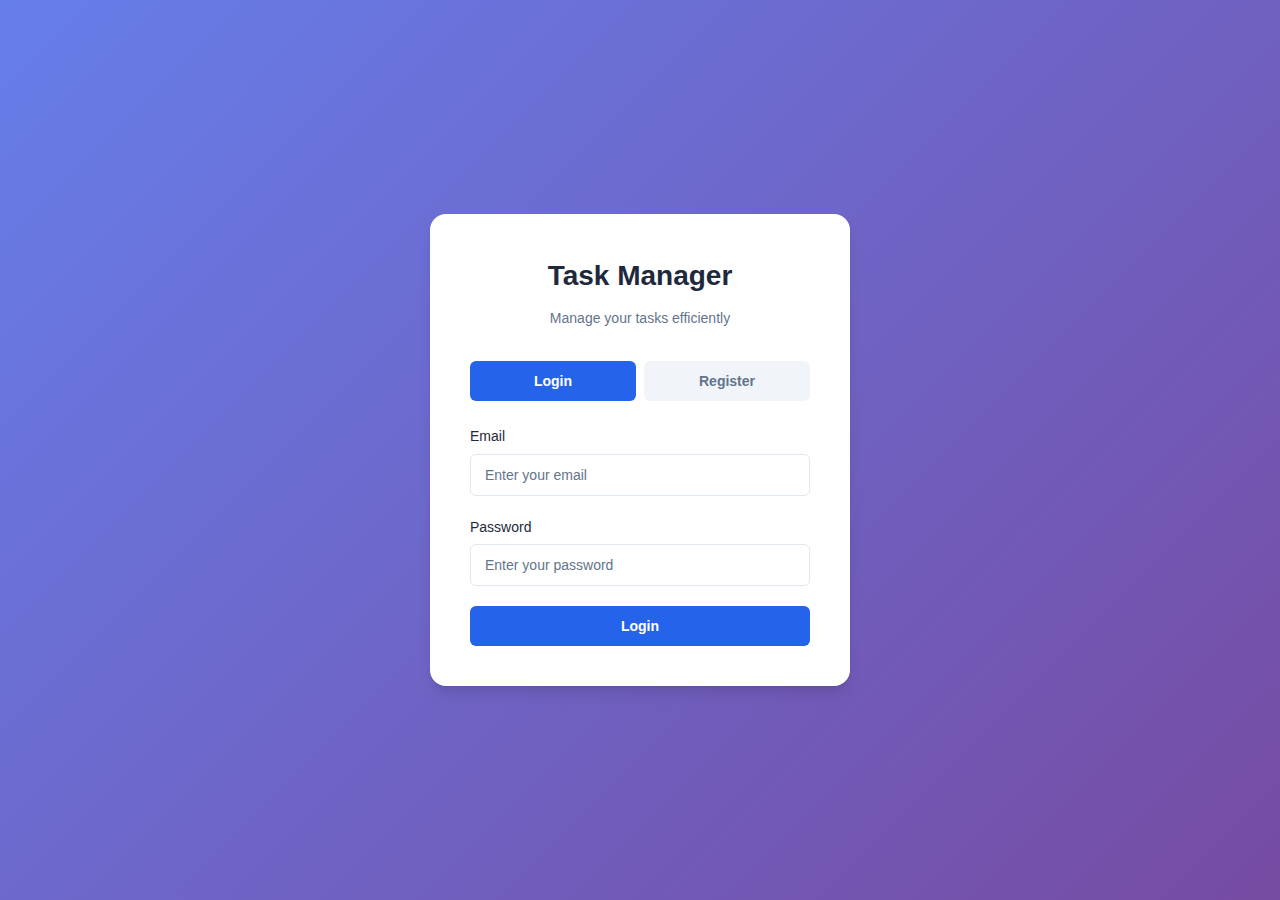
<file: frontend/index.html>
<!DOCTYPE html>
<html lang="en">
  <head>
    <meta charset="UTF-8" />
    <meta name="viewport" content="width=device-width, initial-scale=1.0" />
    <title>Task Manager - Login</title>
    <link rel="stylesheet" href="style.css" />
  </head>
  <body>
    <div class="auth-container">
      <div class="auth-card">
        <div class="auth-header">
          <h1>Task Manager</h1>
          <p>Manage your tasks efficiently</p>
        </div>

        <div class="auth-tabs">
          <button class="tab-btn active" onclick="showTab('login')">Login</button>
          <button class="tab-btn" onclick="showTab('register')">Register</button>
        </div>

        <!-- Login Form -->
        <form id="login-form" class="auth-form active" onsubmit="event.preventDefault(); login();">
          <div class="form-group">
            <label for="login-email">Email</label>
            <input type="email" id="login-email" placeholder="Enter your email" required />
          </div>
          <div class="form-group">
            <label for="login-password">Password</label>
            <input type="password" id="login-password" placeholder="Enter your password" required />
          </div>
          <button type="submit" id="login-btn" class="btn btn-primary">
            <span class="btn-text">Login</span>
            <span class="btn-loader"></span>
          </button>
        </form>

        <!-- Register Form -->
        <form id="register-form" class="auth-form" onsubmit="event.preventDefault(); register();">
          <div class="form-group">
            <label for="register-name">Name</label>
            <input type="text" id="register-name" placeholder="Enter your name" required />
          </div>
          <div class="form-group">
            <label for="register-email">Email</label>
            <input type="email" id="register-email" placeholder="Enter your email" required />
          </div>
          <div class="form-group">
            <label for="register-password1">Password</label>
            <input type="password" id="register-password1" placeholder="Create a password" required />
          </div>
          <div class="form-group">
            <label for="register-password2">Confirm Password</label>
            <input type="password" id="register-password2" placeholder="Confirm your password" required />
          </div>
          <button type="submit" id="register-btn" class="btn btn-primary">
            <span class="btn-text">Create Account</span>
            <span class="btn-loader"></span>
          </button>
        </form>

        <p id="auth-error" class="error-message"></p>
      </div>
    </div>

    <script src="app.js"></script>
    <script>
      function showTab(tab) {
        const tabs = document.querySelectorAll('.tab-btn');
        const forms = document.querySelectorAll('.auth-form');
        
        tabs.forEach(t => t.classList.remove('active'));
        forms.forEach(f => f.classList.remove('active'));
        
        if (tab === 'login') {
          tabs[0].classList.add('active');
          document.getElementById('login-form').classList.add('active');
        } else {
          tabs[1].classList.add('active');
          document.getElementById('register-form').classList.add('active');
        }
        
        clearError('auth-error');
      }
    </script>
  </body>
</html>
</file>
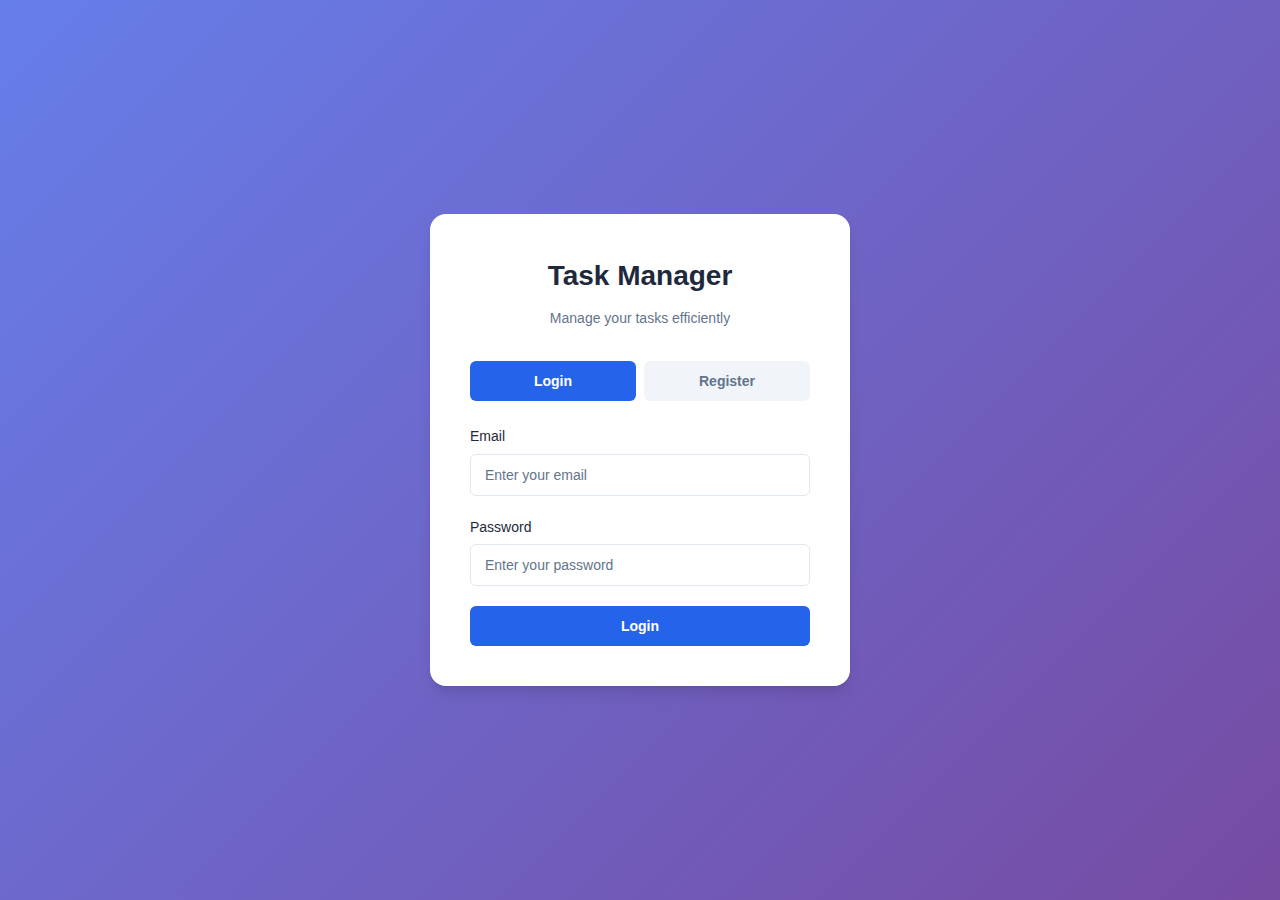
<file: frontend/tasks.html>
<!DOCTYPE html>
<html lang="en">
  <head>
    <meta charset="UTF-8" />
    <meta name="viewport" content="width=device-width, initial-scale=1.0" />
    <title>Task Manager - My Tasks</title>
    <link rel="stylesheet" href="style.css" />
  </head>
  <body>
    <div class="app-container">
      <header class="app-header">
        <h1>My Tasks</h1>
        <button id="logout-btn" class="btn btn-secondary" onclick="logout()">
          <span class="btn-text">Logout</span>
          <span class="btn-loader"></span>
        </button>
      </header>

      <main class="main-content">
        <!-- Create Task Form -->
        <div class="task-form-card">
          <h2>Add New Task</h2>
          <form class="task-form" onsubmit="event.preventDefault(); createTask();">
            <div class="form-row">
              <div class="form-group">
                <label for="task-title">Title *</label>
                <input type="text" id="task-title" placeholder="What needs to be done?" required />
              </div>
              <div class="form-group">
                <label for="task-description">Description</label>
                <input type="text" id="task-description" placeholder="Additional details (optional)" />
              </div>
            </div>
            <button type="submit" id="create-task-btn" class="btn btn-primary">
              <span class="btn-text">Add Task</span>
              <span class="btn-loader"></span>
            </button>
          </form>
        </div>

        <!-- Task List -->
        <div class="task-list-card">
          <div class="task-list-header">
            <h2>Your Tasks</h2>
            <div class="task-legend">
              <span class="legend-item pending">Pending</span>
              <span class="legend-item in-progress">In Progress</span>
              <span class="legend-item done">Done</span>
            </div>
          </div>
          <ul id="task-list" class="task-list">
            <li class="loading-placeholder">Loading tasks...</li>
          </ul>
        </div>

        <p id="task-error" class="error-message"></p>
      </main>
    </div>

    <!-- Edit Task Modal -->
    <div id="edit-modal" class="modal-overlay" onclick="if(event.target === this) closeEditModal()">
      <div class="modal">
        <div class="modal-header">
          <h2>Edit Task</h2>
          <button class="modal-close" onclick="closeEditModal()">✕</button>
        </div>
        <form class="modal-body" onsubmit="event.preventDefault(); saveTaskEdit();">
          <div class="form-group">
            <label for="edit-task-title">Title *</label>
            <input type="text" id="edit-task-title" placeholder="Task title" required />
          </div>
          <div class="form-group">
            <label for="edit-task-description">Description</label>
            <textarea id="edit-task-description" placeholder="Task description (optional)" rows="3"></textarea>
          </div>
          <div class="form-group">
            <label for="edit-task-status">Status</label>
            <select id="edit-task-status">
              <option value="pending">Pending</option>
              <option value="in_progress">In Progress</option>
              <option value="done">Done</option>
            </select>
          </div>
          <p id="edit-error" class="error-message"></p>
          <div class="modal-actions">
            <button type="button" class="btn btn-secondary" onclick="closeEditModal()">Cancel</button>
            <button type="submit" id="save-edit-btn" class="btn btn-primary">
              <span class="btn-text">Save Changes</span>
              <span class="btn-loader"></span>
            </button>
          </div>
        </form>
      </div>
    </div>

    <script src="app.js"></script>
    <script>
      // Check if user is authenticated
      if (!getAccessToken()) {
        window.location = 'index.html';
      } else {
        loadTasks();
      }
    </script>
  </body>
</html>
</file>
<file: frontend/style.css>
/* ========== CSS Variables ========== */
:root {
  --color-primary: #2563eb;
  --color-primary-hover: #1d4ed8;
  --color-secondary: #64748b;
  --color-secondary-hover: #475569;
  --color-success: #10b981;
  --color-warning: #f59e0b;
  --color-danger: #ef4444;
  --color-danger-hover: #dc2626;
  
  --color-bg: #f1f5f9;
  --color-card: #ffffff;
  --color-border: #e2e8f0;
  --color-text: #1e293b;
  --color-text-muted: #64748b;
  
  --shadow-sm: 0 1px 2px rgba(0, 0, 0, 0.05);
  --shadow-md: 0 4px 6px -1px rgba(0, 0, 0, 0.1), 0 2px 4px -1px rgba(0, 0, 0, 0.06);
  --shadow-lg: 0 10px 15px -3px rgba(0, 0, 0, 0.1), 0 4px 6px -2px rgba(0, 0, 0, 0.05);
  
  --radius-sm: 6px;
  --radius-md: 10px;
  --radius-lg: 16px;
  
  --transition: 0.2s ease;
}

/* ========== Reset & Base ========== */
*, *::before, *::after {
  box-sizing: border-box;
  margin: 0;
  padding: 0;
}

body {
  font-family: -apple-system, BlinkMacSystemFont, 'Segoe UI', Roboto, 'Helvetica Neue', Arial, sans-serif;
  background: var(--color-bg);
  color: var(--color-text);
  line-height: 1.6;
  min-height: 100vh;
}

/* ========== Auth Page ========== */
.auth-container {
  min-height: 100vh;
  display: flex;
  align-items: center;
  justify-content: center;
  padding: 20px;
  background: linear-gradient(135deg, #667eea 0%, #764ba2 100%);
}

.auth-card {
  background: var(--color-card);
  border-radius: var(--radius-lg);
  box-shadow: var(--shadow-lg);
  width: 100%;
  max-width: 420px;
  padding: 40px;
}

.auth-header {
  text-align: center;
  margin-bottom: 32px;
}

.auth-header h1 {
  font-size: 28px;
  font-weight: 700;
  color: var(--color-text);
  margin-bottom: 8px;
}

.auth-header p {
  color: var(--color-text-muted);
  font-size: 14px;
}

.auth-tabs {
  display: flex;
  gap: 8px;
  margin-bottom: 24px;
}

.tab-btn {
  flex: 1;
  padding: 12px;
  border: none;
  background: var(--color-bg);
  border-radius: var(--radius-sm);
  font-size: 14px;
  font-weight: 600;
  color: var(--color-text-muted);
  cursor: pointer;
  transition: var(--transition);
}

.tab-btn:hover {
  background: var(--color-border);
}

.tab-btn.active {
  background: var(--color-primary);
  color: white;
}

.auth-form {
  display: none;
}

.auth-form.active {
  display: block;
}

/* ========== Forms ========== */
.form-group {
  margin-bottom: 20px;
}

.form-group label {
  display: block;
  font-size: 14px;
  font-weight: 500;
  color: var(--color-text);
  margin-bottom: 6px;
}

.form-group input,
.form-group select {
  width: 100%;
  padding: 12px 14px;
  border: 1px solid var(--color-border);
  border-radius: var(--radius-sm);
  font-size: 14px;
  color: var(--color-text);
  transition: var(--transition);
  background: var(--color-card);
}

.form-group input:focus,
.form-group select:focus {
  outline: none;
  border-color: var(--color-primary);
  box-shadow: 0 0 0 3px rgba(37, 99, 235, 0.1);
}

.form-group input::placeholder {
  color: var(--color-text-muted);
}

.form-row {
  display: grid;
  grid-template-columns: 1fr 1fr;
  gap: 16px;
}

@media (max-width: 600px) {
  .form-row {
    grid-template-columns: 1fr;
  }
}

/* ========== Buttons ========== */
.btn {
  display: inline-flex;
  align-items: center;
  justify-content: center;
  gap: 8px;
  padding: 12px 24px;
  border: none;
  border-radius: var(--radius-sm);
  font-size: 14px;
  font-weight: 600;
  cursor: pointer;
  transition: var(--transition);
  position: relative;
}

.btn-primary {
  background: var(--color-primary);
  color: white;
  width: 100%;
}

.btn-primary:hover:not(:disabled) {
  background: var(--color-primary-hover);
}

.btn-secondary {
  background: var(--color-bg);
  color: var(--color-text);
  border: 1px solid var(--color-border);
}

.btn-secondary:hover:not(:disabled) {
  background: var(--color-border);
}

.btn:disabled {
  opacity: 0.7;
  cursor: not-allowed;
}

.btn.loading .btn-text {
  visibility: hidden;
}

.btn-loader {
  display: none;
  width: 18px;
  height: 18px;
  border: 2px solid transparent;
  border-top-color: currentColor;
  border-radius: 50%;
  animation: spin 0.8s linear infinite;
  position: absolute;
}

.btn.loading .btn-loader {
  display: block;
}

@keyframes spin {
  to { transform: rotate(360deg); }
}

/* ========== Error Messages ========== */
.error-message {
  color: var(--color-danger);
  font-size: 14px;
  margin-top: 16px;
  padding: 12px;
  background: rgba(239, 68, 68, 0.1);
  border-radius: var(--radius-sm);
  display: none;
}

.error-message.visible {
  display: block;
}

/* ========== App Layout ========== */
.app-container {
  min-height: 100vh;
  background: var(--color-bg);
}

.app-header {
  background: var(--color-card);
  padding: 16px 24px;
  display: flex;
  align-items: center;
  justify-content: space-between;
  box-shadow: var(--shadow-sm);
  border-bottom: 1px solid var(--color-border);
}

.app-header h1 {
  font-size: 22px;
  font-weight: 700;
}

.app-header .btn {
  width: auto;
}

.main-content {
  max-width: 800px;
  margin: 0 auto;
  padding: 24px;
}

/* ========== Task Form Card ========== */
.task-form-card {
  background: var(--color-card);
  border-radius: var(--radius-md);
  padding: 24px;
  margin-bottom: 24px;
  box-shadow: var(--shadow-sm);
}

.task-form-card h2 {
  font-size: 18px;
  font-weight: 600;
  margin-bottom: 20px;
  color: var(--color-text);
}

.task-form {
  display: flex;
  flex-direction: column;
  gap: 16px;
}

.task-form .form-group {
  margin-bottom: 0;
}

.task-form .btn {
  width: auto;
  align-self: flex-start;
}

/* ========== Task List Card ========== */
.task-list-card {
  background: var(--color-card);
  border-radius: var(--radius-md);
  padding: 24px;
  box-shadow: var(--shadow-sm);
}

.task-list-header {
  display: flex;
  align-items: center;
  justify-content: space-between;
  margin-bottom: 20px;
  flex-wrap: wrap;
  gap: 12px;
}

.task-list-header h2 {
  font-size: 18px;
  font-weight: 600;
}

.task-legend {
  display: flex;
  gap: 16px;
  font-size: 12px;
}

.legend-item {
  display: flex;
  align-items: center;
  gap: 6px;
  color: var(--color-text-muted);
}

.legend-item::before {
  content: '';
  width: 10px;
  height: 10px;
  border-radius: 50%;
}

.legend-item.pending::before {
  background: var(--color-secondary);
}

.legend-item.in-progress::before {
  background: var(--color-warning);
}

.legend-item.done::before {
  background: var(--color-success);
}

/* ========== Task List ========== */
.task-list {
  list-style: none;
}

.task {
  display: flex;
  align-items: center;
  justify-content: space-between;
  gap: 16px;
  padding: 16px;
  border-radius: var(--radius-sm);
  background: var(--color-bg);
  margin-bottom: 12px;
  border-left: 4px solid var(--color-secondary);
  transition: var(--transition);
}

.task:last-child {
  margin-bottom: 0;
}

.task.status-pending {
  border-left-color: var(--color-secondary);
}

.task.status-in_progress {
  border-left-color: var(--color-warning);
}

.task.status-done {
  border-left-color: var(--color-success);
}

.task.status-done .task-title {
  text-decoration: line-through;
  color: var(--color-text-muted);
}

.task.updating,
.task.deleting {
  opacity: 0.6;
  pointer-events: none;
}

.task-content {
  flex: 1;
  min-width: 0;
}

.task-title {
  font-size: 15px;
  font-weight: 500;
  color: var(--color-text);
  display: block;
  word-break: break-word;
}

.task-description {
  font-size: 13px;
  color: var(--color-text-muted);
  display: block;
  margin-top: 4px;
  word-break: break-word;
}

.task-date {
  font-size: 11px;
  color: var(--color-text-muted);
  display: block;
  margin-top: 6px;
  opacity: 0.8;
}

.task-actions {
  display: flex;
  align-items: center;
  gap: 8px;
  flex-shrink: 0;
}

.status-select {
  padding: 8px 12px;
  border: 1px solid var(--color-border);
  border-radius: var(--radius-sm);
  font-size: 13px;
  background: var(--color-card);
  cursor: pointer;
  min-width: 120px;
}

.status-select:focus {
  outline: none;
  border-color: var(--color-primary);
}

.edit-btn,
.delete-btn {
  width: 36px;
  height: 36px;
  border: none;
  background: transparent;
  color: var(--color-text-muted);
  border-radius: var(--radius-sm);
  cursor: pointer;
  font-size: 16px;
  transition: var(--transition);
  display: flex;
  align-items: center;
  justify-content: center;
}

.edit-btn:hover {
  background: rgba(37, 99, 235, 0.1);
  color: var(--color-primary);
}

.delete-btn:hover {
  background: rgba(239, 68, 68, 0.1);
  color: var(--color-danger);
}

.no-tasks,
.loading-placeholder {
  text-align: center;
  color: var(--color-text-muted);
  padding: 40px 20px;
  font-size: 14px;
}

/* ========== Loading State ========== */
.task-list.loading {
  position: relative;
}

.task-list.loading::after {
  content: '';
  position: absolute;
  top: 50%;
  left: 50%;
  width: 24px;
  height: 24px;
  margin: -12px 0 0 -12px;
  border: 2px solid var(--color-border);
  border-top-color: var(--color-primary);
  border-radius: 50%;
  animation: spin 0.8s linear infinite;
}

/* ========== Responsive ========== */
@media (max-width: 600px) {
  .auth-card {
    padding: 24px;
  }
  
  .app-header {
    padding: 12px 16px;
  }
  
  .app-header h1 {
    font-size: 18px;
  }
  
  .main-content {
    padding: 16px;
  }
  
  .task-form-card,
  .task-list-card {
    padding: 16px;
  }
  
  .task {
    flex-direction: column;
    align-items: flex-start;
  }
  
  .task-actions {
    width: 100%;
    margin-top: 12px;
  }
  
  .status-select {
    flex: 1;
  }
  
  .task-legend {
    display: none;
  }
}

/* ========== Modal ========== */
.modal-overlay {
  position: fixed;
  top: 0;
  left: 0;
  right: 0;
  bottom: 0;
  background: rgba(0, 0, 0, 0.5);
  display: flex;
  align-items: center;
  justify-content: center;
  padding: 20px;
  z-index: 1000;
  opacity: 0;
  visibility: hidden;
  transition: var(--transition);
}

.modal-overlay.open {
  opacity: 1;
  visibility: visible;
}

.modal {
  background: var(--color-card);
  border-radius: var(--radius-md);
  box-shadow: var(--shadow-lg);
  width: 100%;
  max-width: 480px;
  transform: translateY(-20px);
  transition: var(--transition);
}

.modal-overlay.open .modal {
  transform: translateY(0);
}

.modal-header {
  display: flex;
  align-items: center;
  justify-content: space-between;
  padding: 20px 24px;
  border-bottom: 1px solid var(--color-border);
}

.modal-header h2 {
  font-size: 18px;
  font-weight: 600;
}

.modal-close {
  width: 32px;
  height: 32px;
  border: none;
  background: transparent;
  color: var(--color-text-muted);
  border-radius: var(--radius-sm);
  cursor: pointer;
  font-size: 18px;
  display: flex;
  align-items: center;
  justify-content: center;
  transition: var(--transition);
}

.modal-close:hover {
  background: var(--color-bg);
  color: var(--color-text);
}

.modal-body {
  padding: 24px;
}

.modal-body .form-group:last-of-type {
  margin-bottom: 0;
}

.modal-body textarea {
  width: 100%;
  padding: 12px 14px;
  border: 1px solid var(--color-border);
  border-radius: var(--radius-sm);
  font-size: 14px;
  font-family: inherit;
  color: var(--color-text);
  resize: vertical;
  min-height: 80px;
  transition: var(--transition);
}

.modal-body textarea:focus {
  outline: none;
  border-color: var(--color-primary);
  box-shadow: 0 0 0 3px rgba(37, 99, 235, 0.1);
}

.modal-body textarea::placeholder {
  color: var(--color-text-muted);
}

.modal-actions {
  display: flex;
  gap: 12px;
  margin-top: 24px;
}

.modal-actions .btn {
  flex: 1;
}

.modal-actions .btn-secondary {
  width: auto;
  flex: 0;
}
</file>
